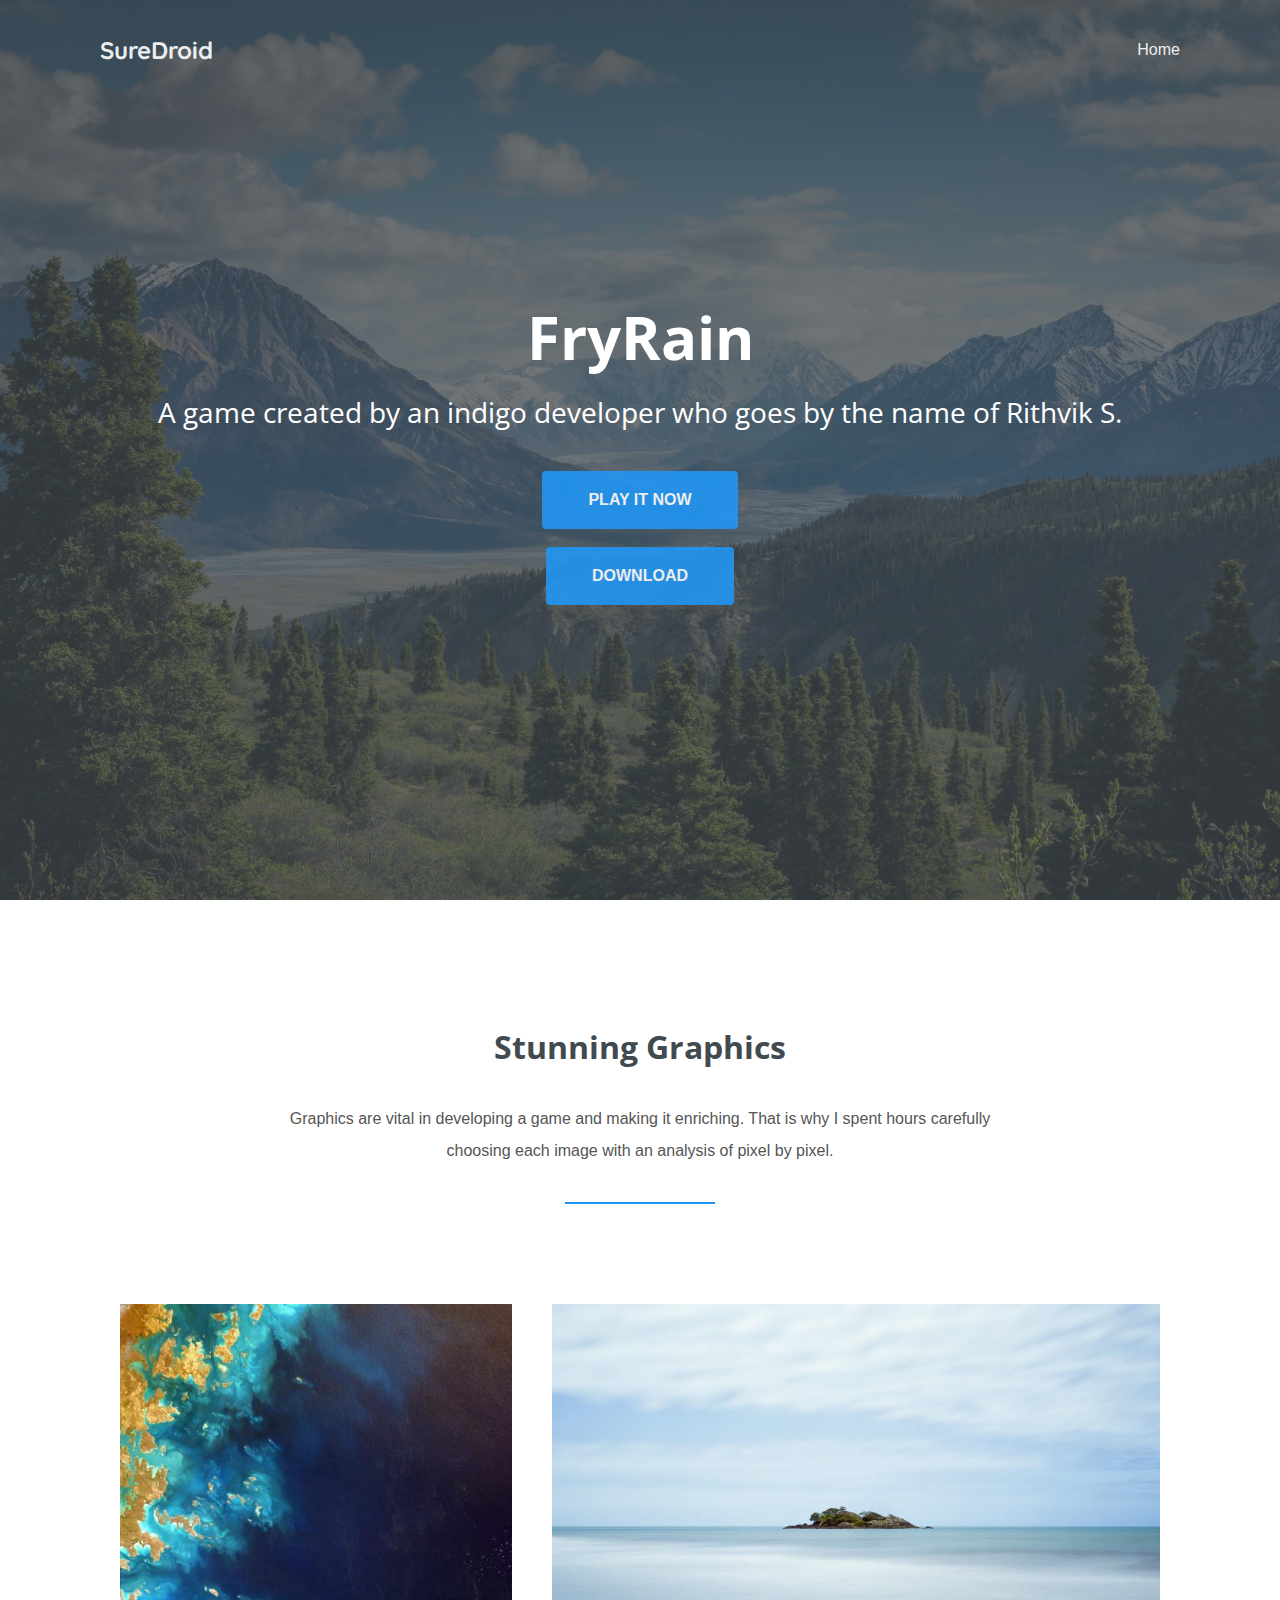
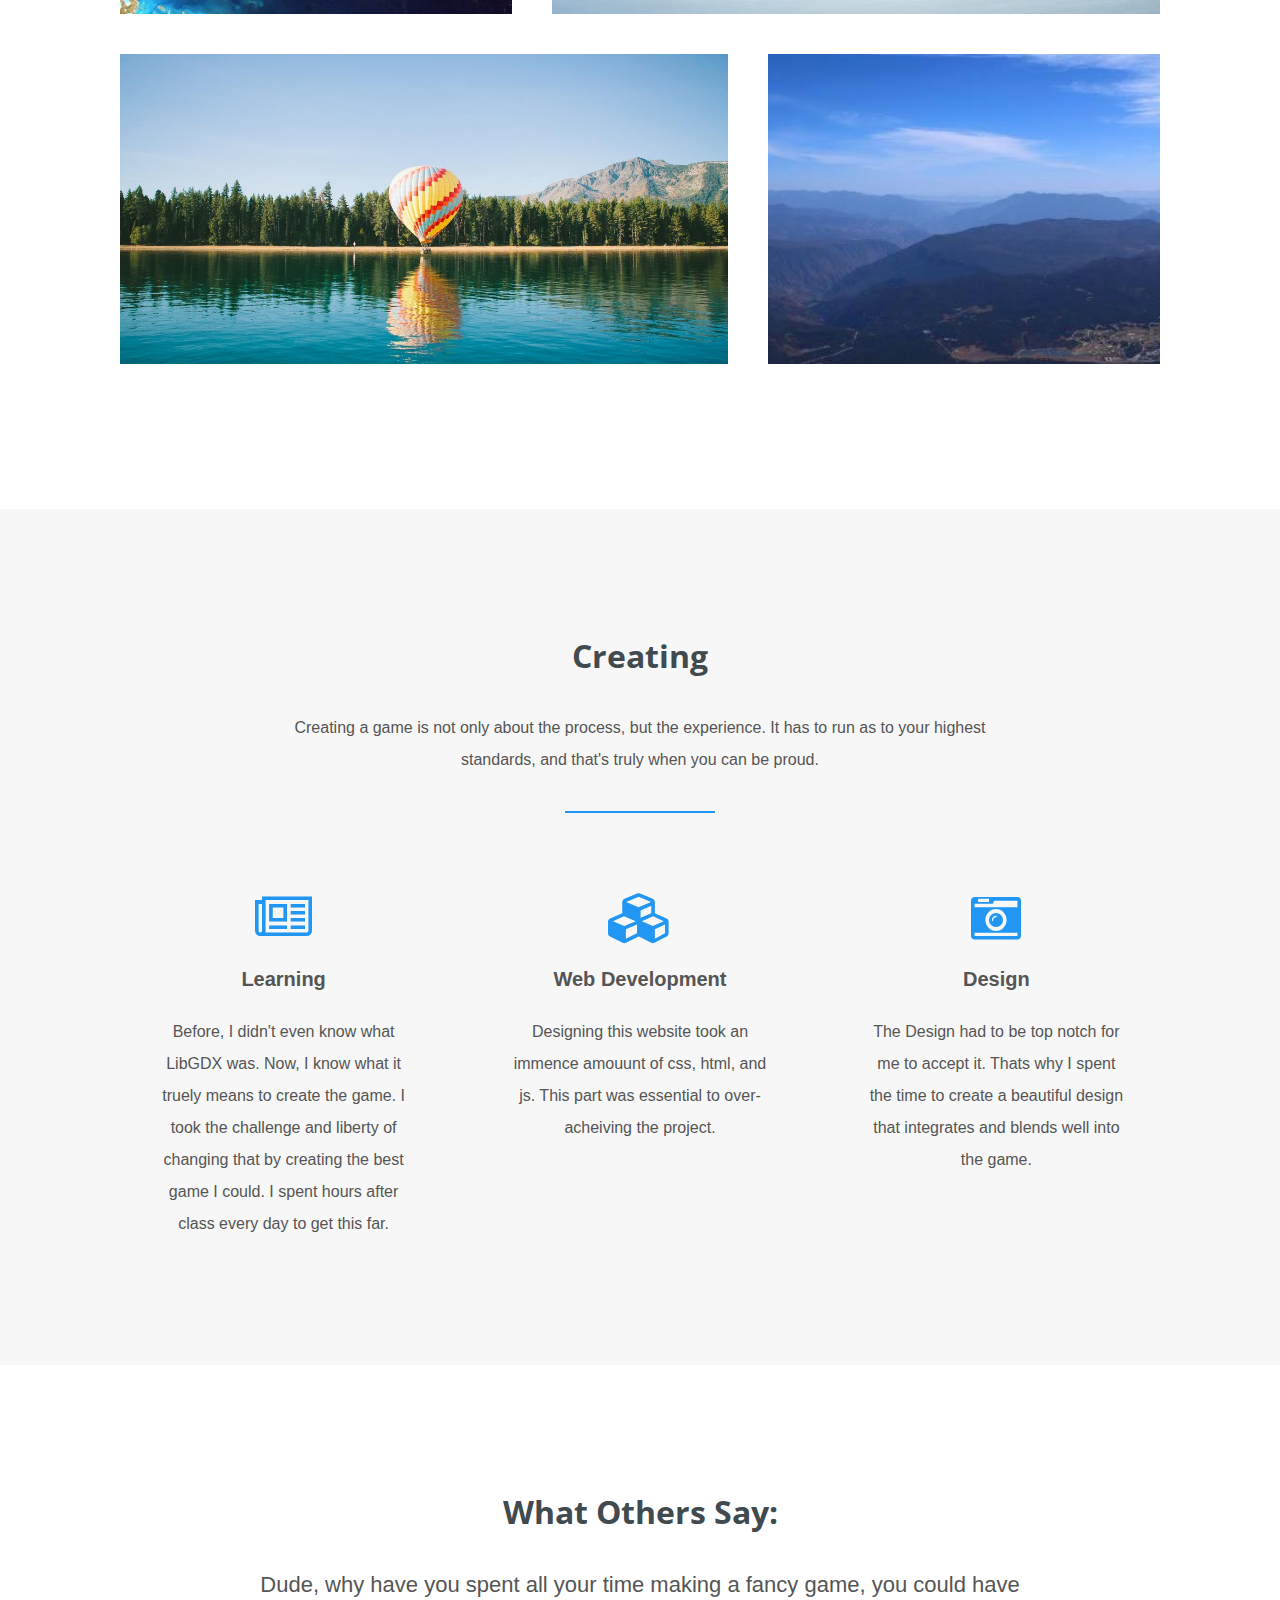
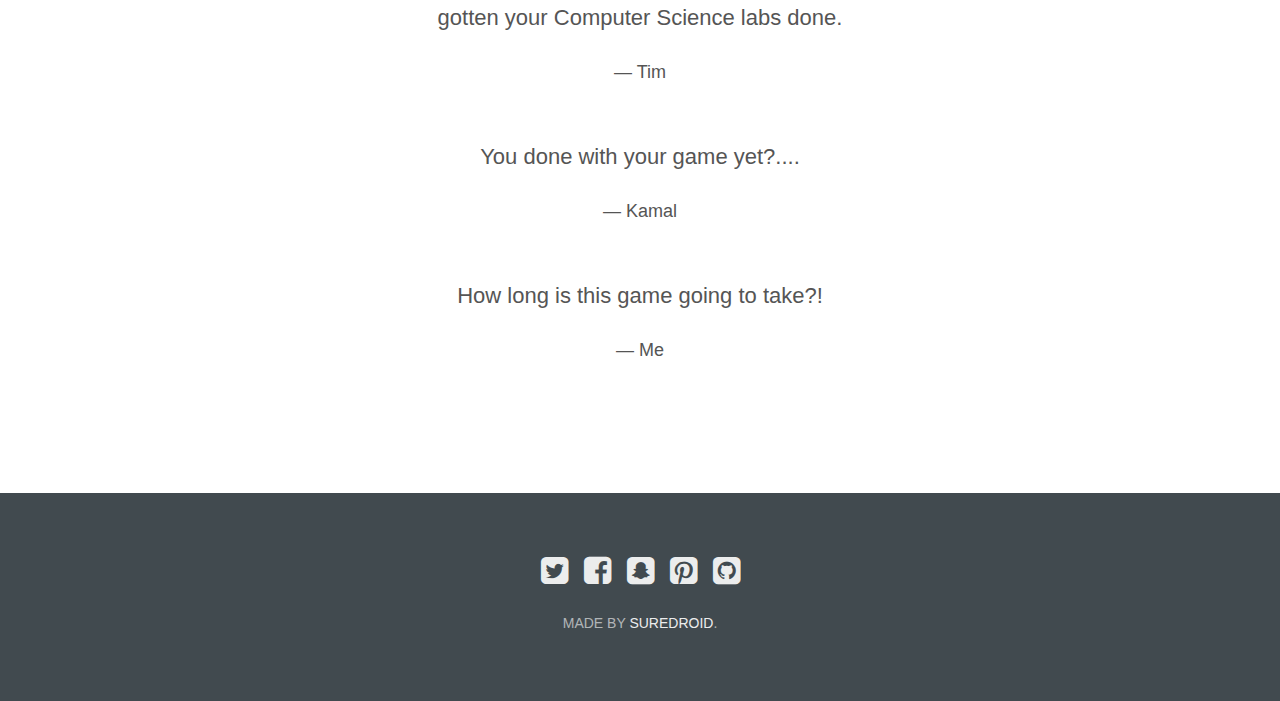
<file: index.html>
<!DOCTYPE html>
<html>
<head>
    <meta charset="utf-8">
    <meta http-equiv="X-UA-Compatible" content="IE=edge">
    <meta name="viewport" content="width=device-width, initial-scale=1">
    <title>FryRain - One of the most epic games ever!</title>
<link rel="shortcut icon" href="favicon.ico" type="image/x-icon" />
	<link href="https://fonts.googleapis.com/css?family=Open+Sans" rel="stylesheet">
	<link href="https://fonts.googleapis.com/css?family=Quicksand" rel="stylesheet">
    <link rel="stylesheet" href="http://maxcdn.bootstrapcdn.com/font-awesome/4.6.0/css/font-awesome.min.css">
    <link rel="stylesheet" href="assets/css/styles.css">

</head>

<body>

	<header>
		<h2><a href="https://www.suredroid.com">SureDroid</a></h2>
		<nav>
			<li><a href="#">Home</a></li>
		</nav>
	</header>


	<section class="hero">
		<div class="background-image" style="background-image: url(assets/img/hero.jpg);"></div>
		<h1>FryRain</h1>
		<h3>A game created by an indigo developer who goes by the name of Rithvik S.</h3>
		<a href="play" class="btn">Play It Now</a> <br/> <a href="https://github.com/SureDroid/FileShare/raw/master/FryRain.jar" class="btn">Download</a>
	</section>


	<section class="our-work">
		<h3 class="title">Stunning Graphics</h3>
		<p>Graphics are vital in developing a game and making it enriching. That is why I spent hours carefully choosing each image with an analysis of pixel by pixel.</p>
		<hr>

		<ul class="grid">
			<li class="small" style="background-image: url(assets/img/coast.jpg);"></li>
			<li class="large" style="background-image: url(assets/img/island.jpg);"></li>
			<li class="large" style="background-image: url(assets/img/balloon.jpg);"></li>
			<li class="small" style="background-image: url(assets/img/mountain.jpg);"></li>
		</div>
	</section>


	<section class="features">
		<h3 class="title">Creating</h3>
		<p>Creating a game is not only about the process, but the experience. It has to run as to your highest standards, and that's truly when you can be proud.</p>
		<hr>

		<ul class="grid">
			<li>
				<i class="fa fa-newspaper-o"></i>
				<h4>Learning</h4>
				<p>Before, I didn't even know what LibGDX was. Now, I know what it truely means to create the game. I took the challenge and liberty of changing that by creating the best game I could. I spent hours after class every day to get this far.</p>
			</li>
			<li>
				<i class="fa fa-cubes"></i>
				<h4>Web Development</h4>
				<p>Designing this website took an immence amouunt of css, html, and js. This part was essential to over-acheiving the project.</p>
			</li>
			<li>
				<i class="fa fa-camera-retro"></i>
				<h4>Design</h4>
				<p>The Design had to be top notch for me to accept it. Thats why I spent the time to create a beautiful design that integrates and blends well into the game.</p>
			</li>
		</div>
	</section>


	<section class="reviews">
		<h3 class="title">What others say:</h3>

		<p class="quote">Dude, why have you spent all your time making a fancy game, you could have gotten your Computer Science labs done.</p>
		<p class="author">— Tim</p>

		<p class="quote">You done with your game yet?....</p>
		<p class="author">— Kamal</p>

    <p class="quote">How long is this game going to take?!</p>
    <p class="author">— Me</p>

	</section>

	<footer>
		<ul>
			<li><a href="#"><i class="fa fa-twitter-square"></i></a></li>
			<li><a href="#"><i class="fa fa-facebook-square"></i></a></li>
			<li><a href="#"><i class="fa fa-snapchat-square"></i></a></li>
			<li><a href="#"><i class="fa fa-pinterest-square"></i></a></li>
			<li><a href="#"><i class="fa fa-github-square""></i></a></li>
		</ul>
		<p>Made by <a href="https://www.suredroid.com/" target="_blank">SureDroid</a>.</p>
	</footer>

</body>

</html>
</file>
<file: assets/css/styles.css>
/*-------------
 	General
-------------*/

*{
	margin: 0;
	padding: 0;
	box-sizing: border-box;
}

html{
	font: normal 16px sans-serif;
	color: #555;
}

ul, nav{
	list-style: none;
}

a{
	text-decoration: none;
	color: inherit;
	cursor: pointer;

	opacity: 0.9;
}

a:hover{
	opacity: 1;
}

a.btn{
	color: #fff;
	border-radius: 4px;
	text-transform: uppercase;
	background-color: #2196F3;
	font-weight: 800;
	text-align: center;
}

hr{
	width: 150px;
	height: 2px;
	background-color: #2196F3;
	border: 0;
	margin-bottom: 80px;
}

section{
	display: flex;
	flex-direction: column;
	align-items: center;

	padding: 125px 100px;
}

@media (max-width: 1000px){

	section{
		padding: 100px 50px;
	}

}

@media (max-width: 600px){

	section{
		padding: 80px 30px;
	}

}

section h3.title{
	color: #414a4f;
	text-transform: capitalize; 
	font: bold 32px 'Open Sans', sans-serif;
	margin-bottom: 35px;
	text-align: center;
}

section p{
	max-width: 800px;
	text-align: center;
	margin-bottom: 35px;
	padding: 0 20px;
	line-height: 2;
}

ul.grid{
	width: 100%;
	display: flex;
	flex-wrap: wrap;
	justify-content: center;
}


/*-------------
 	Header
-------------*/

header{
	position: absolute;
	top: 0;
	left: 0;
	z-index: 10;
	width: 100%;
	display: flex;
	justify-content: space-between;
	align-items: center;
	color: #fff;
	padding: 35px 100px 0;
}

header h2{
	font-family: 'Quicksand', sans-serif;
}

header nav{
	display: flex;
}

header nav li{
	margin: 0 15px;
}

header nav li:first-child{
	margin-left: 0;	
}

header nav li:last-child{
	margin-right: 0;	
}



@media (max-width: 1000px){
	header{
		padding: 20px 50px;
	}
}


@media (max-width: 700px){
	header{
		flex-direction: column;		
	}

	header h2{
		margin-bottom: 15px;
	}
}



/*----------------
 	Hero Section
----------------*/

.hero{
	position: relative;
	justify-content: center;
	min-height: 100vh;
	color: #fff;
	text-align: center;
}

.hero .background-image{
	position: absolute;
	top: 0;
	left: 0;
	width: 100%;
	height: 100%;
	background-size: cover;
	background-color: #2196F3;
	z-index: -1;
}

.hero .background-image:after{
	content: '';
	position: absolute;
	top: 0;
	left: 0;
	width: 100%;
	height: 100%;
	background-color: #414a4f;
	opacity: 0.75;
}

.hero h1{
	font: bold 60px 'Open Sans', sans-serif;
	margin-bottom: 15px;
}

.hero h3{
	font: normal 28px 'Open Sans', sans-serif;
	margin-bottom: 40px;
}

.hero a.btn{
	padding: 20px 46px;
}

@media (max-width: 800px){

	.hero{
		min-height: 600px;
	}

	.hero h1{
		font-size: 48px;
	}

	.hero h3{
		font-size: 24px;
	}

	.hero a.btn{
		padding: 15px 40px;
	}

}



/*--------------------
 	Our Work Section
---------------------*/

.оur-work{
	background-color: #fff;
}

.our-work .grid li{
	padding: 20px;
	height: 350px;
	border-radius: 3px;

	background-clip: content-box;
	background-size: cover;
	background-position: center;
	background-color: #333;
}

.our-work .grid li.small{
	flex-basis: 40%;
}

.our-work .grid li.large{
	flex-basis: 60%;
}


@media (max-width: 1000px){

	.our-work .grid li.small,
	.our-work .grid li.large{
		flex-basis: 100%;
	}

}



/*----------------------
 	Features Section
----------------------*/

.features{
	background-color: #f7f7f7;
}

.features .grid li{
	padding: 0 30px;
	flex-basis: 33%;
	text-align: center;
}

.features .grid li i{
    font-size: 50px;
    color: #2196F3;
    margin-bottom: 25px;
}

.features .grid li h4{
	color: #555;
    font-size: 20px;
    margin-bottom: 25px;
}

.features .grid li p{
    margin: 0;
}

@media (max-width: 1000px){

	.features .grid li{
		flex-basis: 70%;
		margin-bottom: 65px;
	}

	.features .grid li:last-child{
		margin-bottom: 0;
	}

}


@media (max-width: 600px){

	.features .grid li{
		flex-basis: 100%;
	}

}



/*--------------------
 	Reviews Section
--------------------*/

.reviews{
	background-color: #fff;
}

.reviews .quote{
	text-align: center;
	width: 80%;
    font-size: 22px;
    font-weight: 300;
    line-height: 1.5;
    margin-bottom: 20px;
    padding: 0;
}

.reviews .author{
    font-size: 18px;
    margin-bottom: 50px;
}

.reviews .author:last-child{
    margin-bottom: 0;
}

@media (max-width: 1000px){

	.reviews .quote{
		font-size: 20px;
	}

	.reviews .author{
	    font-size: 16px;
	}

}



/*---------------------
 	Contact Section
---------------------*/

.contact{
	background-color: #f7f7f7;
}

.contact form{
	display: flex;
	align-items: center;
	justify-content: center;
	flex-wrap: wrap;

	max-width: 800px;
	width: 80%;
}

.contact form input{
	padding: 15px;
	flex: 1;
	margin-right: 30px;
	font-size: 18px;
	color: #555;
}

.contact form .btn{
	padding: 18px 42px;
}


@media (max-width: 800px){

	.contact form input{
		flex-basis: 100%;
		margin: 0 0 20px 0;
	}

}




/*-------------
 	Footer
-------------*/

footer{
	display: flex;
	flex-direction: column;
	align-items: center;
	text-align: center;
	color: #fff;
	background-color: #414a4f;
	padding: 60px 0;
}

footer ul{
	display: flex;
	margin-bottom: 25px;
	font-size: 32px;
}

footer ul li{
	margin: 0 8px;	
}

footer ul li:first-child{
	margin-left: 0;	
}

footer ul li:last-child{
	margin-right: 0;	
}

footer p{
	text-transform: uppercase;
	font-size: 14px;
	color: rgba(255,255,255,0.6);
	margin-bottom: 10px;
}

footer p a{
	color: #fff;
}

@media (max-width: 700px){

	footer{
		padding: 80px 15px;
	}

}


/* -- Demo ads -- */

@media (max-width: 1200px) {
	#bsaHolder{ display:none;}
}
</file>
